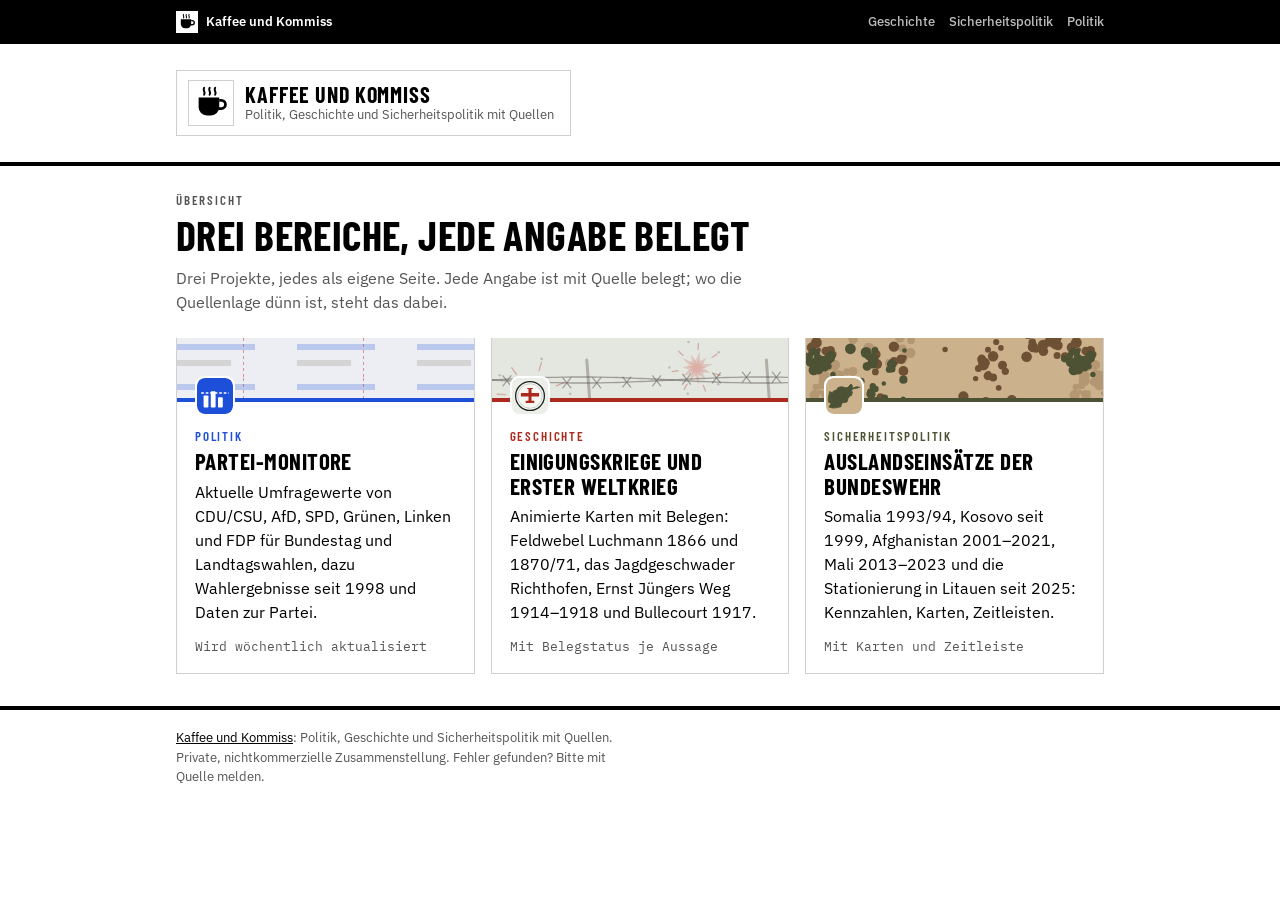
<file: index.html>
<!doctype html>
<html lang="de" class="kk-sw">
<head>
<meta charset="utf-8">
<meta name="viewport" content="width=device-width, initial-scale=1">
<title>Kaffee und Kommiss</title>
<meta name="description" content="Selbst erstellte Übersichten zu Politik, Geschichte und Sicherheitspolitik, jede Angabe mit Quelle.">
<link rel="canonical" href="https://kaffeeundkommiss.github.io/">
<meta property="og:type" content="website">
<meta property="og:locale" content="de_DE">
<meta property="og:site_name" content="Kaffee und Kommiss">
<meta property="og:title" content="Kaffee und Kommiss">
<meta property="og:description" content="Selbst erstellte Übersichten zu Politik, Geschichte und Sicherheitspolitik, jede Angabe mit Quelle.">
<meta property="og:url" content="https://kaffeeundkommiss.github.io/">
<!-- Vorschau für Linkvorschauen, erzeugt mit werkzeuge/vorschau.js -->
<meta property="og:image" content="https://kaffeeundkommiss.github.io/vorschau/start.jpg?v=a311673f">
<meta property="og:image:width" content="1200">
<meta property="og:image:height" content="630">
<meta property="og:image:alt" content="Kaffee und Kommiss">
<meta name="twitter:card" content="summary_large_image">
<meta name="twitter:image" content="https://kaffeeundkommiss.github.io/vorschau/start.jpg?v=a311673f">
<link rel="icon" href="favicon.svg" type="image/svg+xml">
<link rel="icon" href="favicon-32.png" type="image/png" sizes="32x32">
<link rel="apple-touch-icon" sizes="180x180" href="apple-touch-icon.png?v=2">
<link rel="manifest" href="manifest.webmanifest">
<meta name="apple-mobile-web-app-title" content="Kaffee &amp; Kommiss">
<meta name="theme-color" content="#000000">
<link rel="preconnect" href="https://fonts.googleapis.com">
<link rel="preconnect" href="https://fonts.gstatic.com" crossorigin>
<link rel="stylesheet" href="https://fonts.googleapis.com/css2?family=Barlow+Condensed:wght@500;600;700&family=IBM+Plex+Sans:wght@400;500;600;700&family=IBM+Plex+Mono:wght@400;500;600&display=swap">
<link rel="stylesheet" href="basis.css">
<link rel="stylesheet" href="style.css">
</head>
<body>
<div class="kk-leiste"><div class="kk-in">
  <a class="kk-haus" href="https://kaffeeundkommiss.github.io/"><img src="kk-tasse.svg" alt="" width="22" height="22"><span>Kaffee und Kommiss</span></a>
  <nav class="kk-bereiche" aria-label="Bereiche"><a href="https://kaffeeundkommiss.github.io/geschichte/">Geschichte</a><a href="https://kaffeeundkommiss.github.io/sicherheitspolitik/"><span class="kk-lang">Sicherheitspolitik</span><span class="kk-kurz">Sicherheit</span></a><a href="https://kaffeeundkommiss.github.io/politik/">Politik</a></nav>
</div></div>
<header class="kk-kopf">
  <div class="wrap">
    <div class="kk-schild">
      <img class="logo" src="favicon.svg" alt="" width="44" height="44">
      <div>
        <div class="kk-name">Kaffee und Kommiss</div>
        <div class="kk-unter">Politik, Geschichte und Sicherheitspolitik mit Quellen</div>
      </div>
    </div>
  </div>
</header>

<main>
  <section class="einleitung">
    <div class="kicker">Übersicht</div>
    <h1>Drei Bereiche, jede Angabe belegt</h1>
    <p>Drei Projekte, jedes als eigene Seite. Jede Angabe ist mit Quelle belegt; wo die Quellenlage dünn ist, steht das dabei.</p>
  </section>

  <section class="projekte" aria-label="Projekte">
    <a class="projekt kk-b-poli" href="https://kaffeeundkommiss.github.io/politik/">
      <span class="band"><img src="icons/politik.svg" alt="" width="40" height="40"></span>
      <span class="rubrik">Politik</span>
      <span class="titel">Partei-Monitore</span>
      <span class="text">Aktuelle Umfragewerte von CDU/CSU, AfD, SPD, Grünen, Linken und FDP für Bundestag und Landtagswahlen, dazu Wahlergebnisse seit 1998 und Daten zur Partei.</span>
      <span class="hinweis">Wird wöchentlich aktualisiert</span>
    </a>
    <a class="projekt kk-b-gesch" href="https://kaffeeundkommiss.github.io/geschichte/">
      <span class="band"><img src="icons/geschichte.svg" alt="" width="40" height="40"></span>
      <span class="rubrik">Geschichte</span>
      <span class="titel">Einigungskriege und Erster Weltkrieg</span>
      <span class="text">Animierte Karten mit Belegen: Feldwebel Luchmann 1866 und 1870/71, das Jagdgeschwader Richthofen, Ernst Jüngers Weg 1914–1918 und Bullecourt 1917.</span>
      <span class="hinweis">Mit Belegstatus je Aussage</span>
    </a>
    <a class="projekt kk-b-sipo" href="https://kaffeeundkommiss.github.io/sicherheitspolitik/">
      <span class="band"><img src="icons/sicherheitspolitik.svg" alt="" width="40" height="40"></span>
      <span class="rubrik">Sicherheitspolitik</span>
      <span class="titel">Auslandseinsätze der Bundeswehr</span>
      <span class="text">Somalia 1993/94, Kosovo seit 1999, Afghanistan 2001–2021, Mali 2013–2023 und die Stationierung in Litauen seit 2025: Kennzahlen, Karten, Zeitleisten.</span>
      <span class="hinweis">Mit Karten und Zeitleiste</span>
    </a>
  </section>
</main>

<footer class="kk-fuss"><div class="kk-in">
  <p><a href="https://kaffeeundkommiss.github.io/">Kaffee und Kommiss</a>: Politik, Geschichte und Sicherheitspolitik mit Quellen. Private, nichtkommerzielle Zusammenstellung. Fehler gefunden? Bitte mit Quelle melden.</p>
</div></footer>
</body>
</html>
</file>
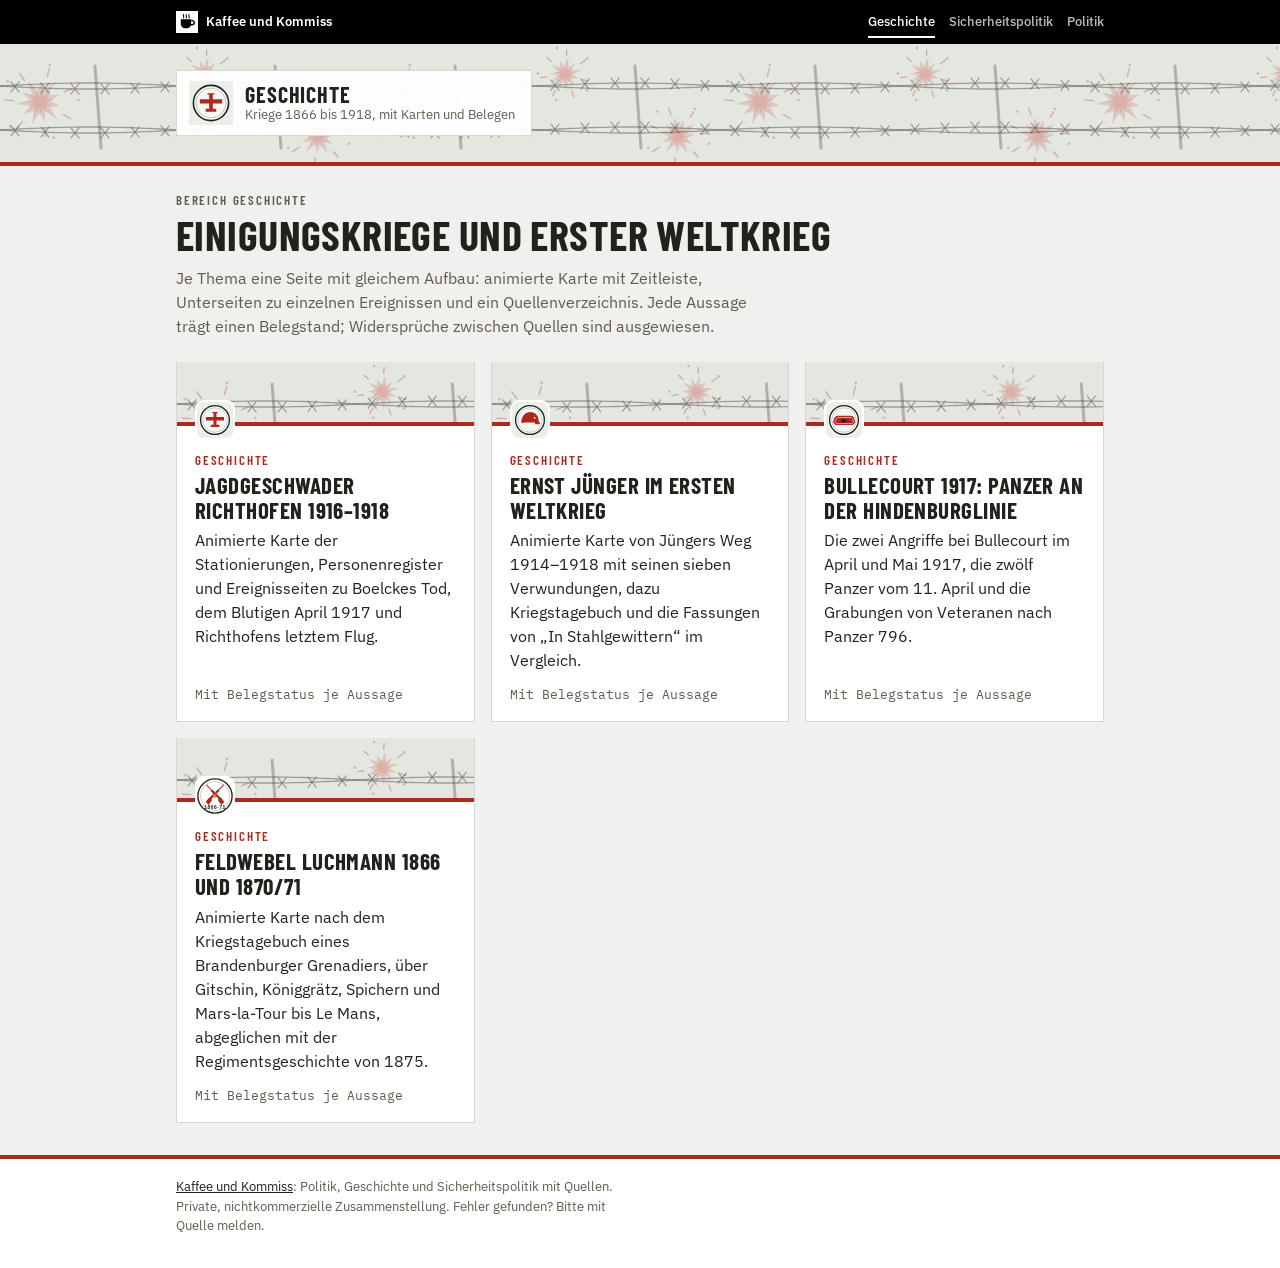
<file: geschichte/index.html>
<!doctype html>
<html lang="de">
<head>
<meta charset="utf-8">
<meta name="viewport" content="width=device-width, initial-scale=1">
<title>Geschichte · Kaffee und Kommiss</title>
<meta name="description" content="Geschichte von 1866 bis 1918: die Kriegserlebnisse des Feldwebels Luchmann 1866 und 1870/71, das Jagdgeschwader Richthofen, Ernst Jüngers Weg und Bullecourt 1917, jede Angabe mit Quelle.">
<link rel="canonical" href="https://kaffeeundkommiss.github.io/geschichte/">
<meta property="og:type" content="website">
<meta property="og:locale" content="de_DE">
<meta property="og:site_name" content="Kaffee und Kommiss">
<meta property="og:title" content="Geschichte · Kaffee und Kommiss">
<meta property="og:description" content="Geschichte von 1866 bis 1918: die Kriegserlebnisse des Feldwebels Luchmann 1866 und 1870/71, das Jagdgeschwader Richthofen, Ernst Jüngers Weg und Bullecourt 1917, jede Angabe mit Quelle.">
<meta property="og:url" content="https://kaffeeundkommiss.github.io/geschichte/">
<!-- Vorschau für Linkvorschauen, erzeugt mit werkzeuge/vorschau.js -->
<meta property="og:image" content="https://kaffeeundkommiss.github.io/vorschau/geschichte.jpg?v=91fecfe6">
<meta property="og:image:width" content="1200">
<meta property="og:image:height" content="630">
<meta property="og:image:alt" content="Erster Weltkrieg an der Westfront: Kaffee und Kommiss">
<meta name="twitter:card" content="summary_large_image">
<meta name="twitter:image" content="https://kaffeeundkommiss.github.io/vorschau/geschichte.jpg?v=91fecfe6">
<link rel="icon" href="../icons/geschichte.svg" type="image/svg+xml">
<link rel="icon" href="../favicon-32.png" type="image/png" sizes="32x32">
<link rel="apple-touch-icon" sizes="180x180" href="../apple-touch-icon.png?v=2">
<meta name="theme-color" content="#23211C">
<link rel="preconnect" href="https://fonts.googleapis.com">
<link rel="preconnect" href="https://fonts.gstatic.com" crossorigin>
<link rel="stylesheet" href="https://fonts.googleapis.com/css2?family=Barlow+Condensed:wght@500;600;700&family=IBM+Plex+Sans:wght@400;500;600;700&family=IBM+Plex+Mono:wght@400;500;600&display=swap">
<link rel="stylesheet" href="../basis.css">
<link rel="stylesheet" href="../style.css">
</head>
<body class="kk-b-gesch">
<div class="kk-leiste"><div class="kk-in">
  <a class="kk-haus" href="https://kaffeeundkommiss.github.io/"><img src="../kk-tasse.svg" alt="" width="22" height="22"><span>Kaffee und Kommiss</span></a>
  <nav class="kk-bereiche" aria-label="Bereiche"><a href="https://kaffeeundkommiss.github.io/geschichte/" aria-current="true">Geschichte</a><a href="https://kaffeeundkommiss.github.io/sicherheitspolitik/"><span class="kk-lang">Sicherheitspolitik</span><span class="kk-kurz">Sicherheit</span></a><a href="https://kaffeeundkommiss.github.io/politik/">Politik</a></nav>
</div></div>
<header class="kk-kopf">
  <div class="wrap">
    <div class="kk-schild">
      <img class="logo" src="../icons/geschichte.svg" alt="" width="44" height="44">
      <div>
        <div class="kk-name">Geschichte</div>
        <div class="kk-unter">Kriege 1866 bis 1918, mit Karten und Belegen</div>
      </div>
    </div>
  </div>
</header>

<main>
  <section class="einleitung">
    <div class="kicker">Bereich Geschichte</div>
    <h1>Einigungskriege und Erster Weltkrieg</h1>
    <p>Je Thema eine Seite mit gleichem Aufbau: animierte Karte mit Zeitleiste, Unterseiten zu einzelnen Ereignissen und ein Quellenverzeichnis. Jede Aussage trägt einen Belegstand; Widersprüche zwischen Quellen sind ausgewiesen.</p>
  </section>

  <section class="projekte" aria-label="Themen">
    <a class="projekt kk-b-gesch" href="https://kaffeeundkommiss.github.io/erster-Weltkrieg/">
      <span class="band"><img src="../icons/richthofen.svg" alt="" width="40" height="40"></span>
      <span class="rubrik">Geschichte</span>
      <span class="titel">Jagdgeschwader Richthofen 1916–1918</span>
      <span class="text">Animierte Karte der Stationierungen, Personenregister und Ereignisseiten zu Boelckes Tod, dem Blutigen April 1917 und Richthofens letztem Flug.</span>
      <span class="hinweis">Mit Belegstatus je Aussage</span>
    </a>
    <a class="projekt kk-b-gesch" href="https://kaffeeundkommiss.github.io/Stahlgewitter/">
      <span class="band"><img src="../icons/juenger.svg" alt="" width="40" height="40"></span>
      <span class="rubrik">Geschichte</span>
      <span class="titel">Ernst Jünger im Ersten Weltkrieg</span>
      <span class="text">Animierte Karte von Jüngers Weg 1914–1918 mit seinen sieben Verwundungen, dazu Kriegstagebuch und die Fassungen von „In Stahlgewittern“ im Vergleich.</span>
      <span class="hinweis">Mit Belegstatus je Aussage</span>
    </a>
    <a class="projekt kk-b-gesch" href="https://kaffeeundkommiss.github.io/bullecourt/">
      <span class="band"><img src="../icons/bullecourt.svg" alt="" width="40" height="40"></span>
      <span class="rubrik">Geschichte</span>
      <span class="titel">Bullecourt 1917: Panzer an der Hindenburglinie</span>
      <span class="text">Die zwei Angriffe bei Bullecourt im April und Mai 1917, die zwölf Panzer vom 11. April und die Grabungen von Veteranen nach Panzer 796.</span>
      <span class="hinweis">Mit Belegstatus je Aussage</span>
    </a>
    <a class="projekt kk-b-gesch" href="https://kaffeeundkommiss.github.io/luchmann187071/">
      <span class="band"><img src="../icons/luchmann.svg" alt="" width="40" height="40"></span>
      <span class="rubrik">Geschichte</span>
      <span class="titel">Feldwebel Luchmann 1866 und 1870/71</span>
      <span class="text">Animierte Karte nach dem Kriegstagebuch eines Brandenburger Grenadiers, über Gitschin, Königgrätz, Spichern und Mars-la-Tour bis Le Mans, abgeglichen mit der Regimentsgeschichte von 1875.</span>
      <span class="hinweis">Mit Belegstatus je Aussage</span>
    </a>
  </section>
</main>

<footer class="kk-fuss"><div class="kk-in">
  <p><a href="https://kaffeeundkommiss.github.io/">Kaffee und Kommiss</a>: Politik, Geschichte und Sicherheitspolitik mit Quellen. Private, nichtkommerzielle Zusammenstellung. Fehler gefunden? Bitte mit Quelle melden.</p>
</div></footer>
</body>
</html>
</file>
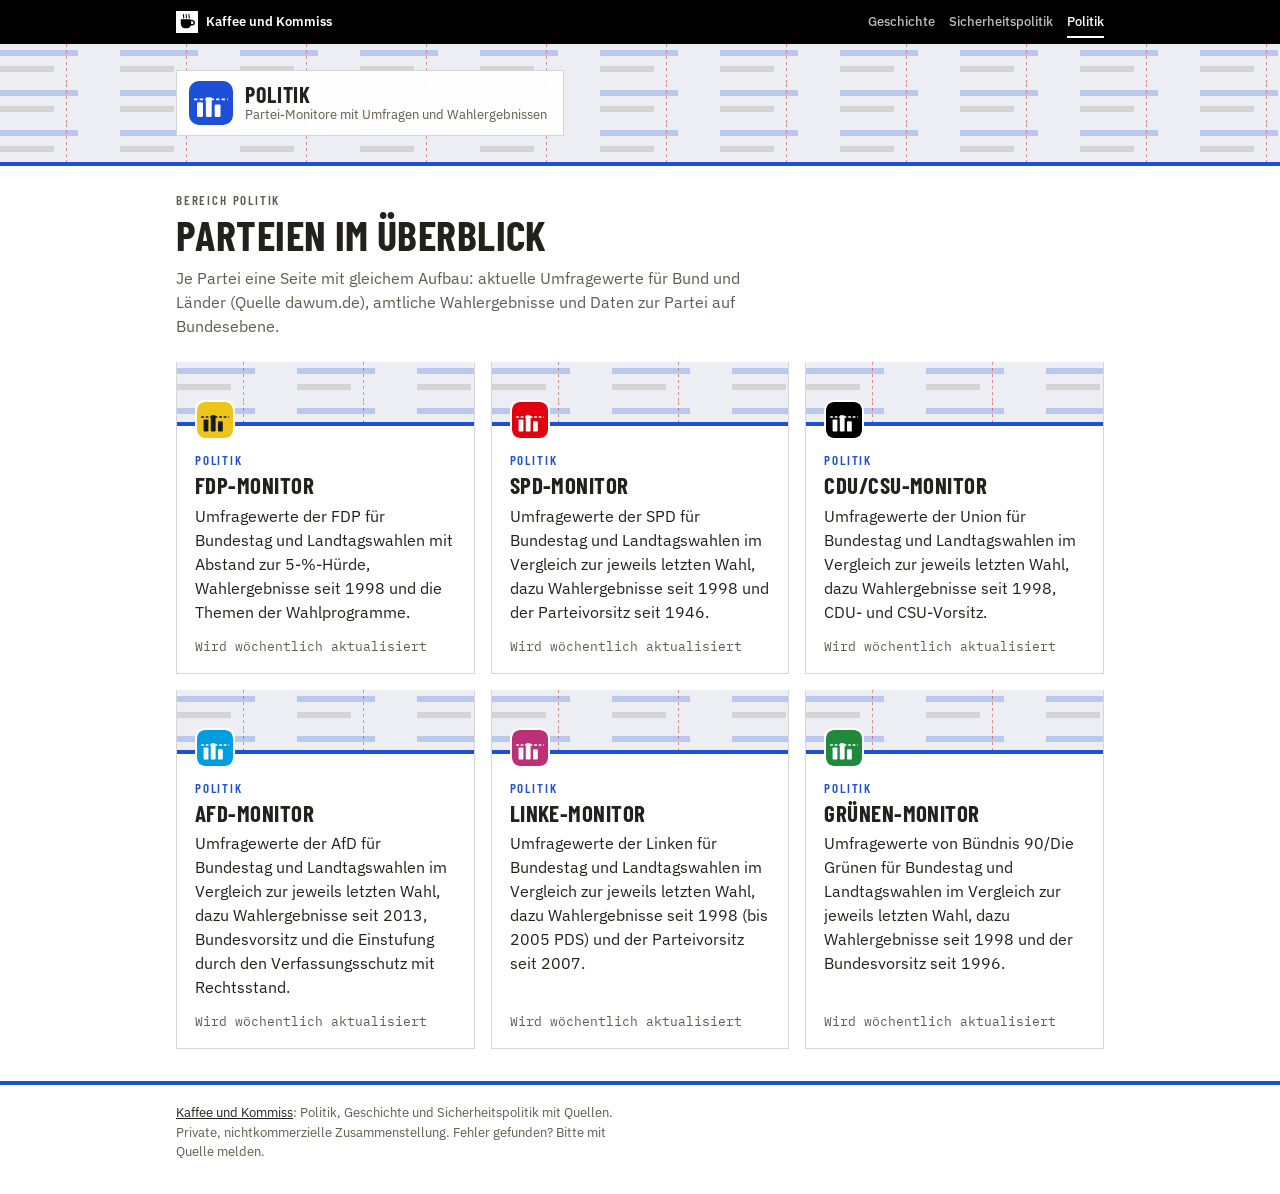
<file: politik/index.html>
<!doctype html>
<html lang="de">
<head>
<meta charset="utf-8">
<meta name="viewport" content="width=device-width, initial-scale=1">
<title>Politik · Kaffee und Kommiss</title>
<meta name="description" content="Partei-Monitore für CDU/CSU, AfD, SPD, Grüne, Linke und FDP: Umfragewerte für Bund und Länder, Wahlergebnisse und Parteidaten, jede Angabe mit Quelle.">
<link rel="canonical" href="https://kaffeeundkommiss.github.io/politik/">
<meta property="og:type" content="website">
<meta property="og:locale" content="de_DE">
<meta property="og:site_name" content="Kaffee und Kommiss">
<meta property="og:title" content="Politik · Kaffee und Kommiss">
<meta property="og:description" content="Partei-Monitore für CDU/CSU, AfD, SPD, Grüne, Linke und FDP: Umfragewerte für Bund und Länder, Wahlergebnisse und Parteidaten, jede Angabe mit Quelle.">
<meta property="og:url" content="https://kaffeeundkommiss.github.io/politik/">
<!-- Vorschau für Linkvorschauen, erzeugt mit werkzeuge/vorschau.js -->
<meta property="og:image" content="https://kaffeeundkommiss.github.io/vorschau/politik.jpg?v=53d71e22">
<meta property="og:image:width" content="1200">
<meta property="og:image:height" content="630">
<meta property="og:image:alt" content="Parteien im Überblick: Kaffee und Kommiss">
<meta name="twitter:card" content="summary_large_image">
<meta name="twitter:image" content="https://kaffeeundkommiss.github.io/vorschau/politik.jpg?v=53d71e22">
<link rel="icon" href="../icons/politik.svg" type="image/svg+xml">
<link rel="icon" href="../favicon-32.png" type="image/png" sizes="32x32">
<link rel="apple-touch-icon" sizes="180x180" href="../apple-touch-icon.png?v=2">
<meta name="theme-color" content="#23211C">
<link rel="preconnect" href="https://fonts.googleapis.com">
<link rel="preconnect" href="https://fonts.gstatic.com" crossorigin>
<link rel="stylesheet" href="https://fonts.googleapis.com/css2?family=Barlow+Condensed:wght@500;600;700&family=IBM+Plex+Sans:wght@400;500;600;700&family=IBM+Plex+Mono:wght@400;500;600&display=swap">
<link rel="stylesheet" href="../basis.css">
<link rel="stylesheet" href="../style.css">
</head>
<body class="kk-b-poli">
<div class="kk-leiste"><div class="kk-in">
  <a class="kk-haus" href="https://kaffeeundkommiss.github.io/"><img src="../kk-tasse.svg" alt="" width="22" height="22"><span>Kaffee und Kommiss</span></a>
  <nav class="kk-bereiche" aria-label="Bereiche"><a href="https://kaffeeundkommiss.github.io/geschichte/">Geschichte</a><a href="https://kaffeeundkommiss.github.io/sicherheitspolitik/"><span class="kk-lang">Sicherheitspolitik</span><span class="kk-kurz">Sicherheit</span></a><a href="https://kaffeeundkommiss.github.io/politik/" aria-current="true">Politik</a></nav>
</div></div>
<header class="kk-kopf">
  <div class="wrap">
    <div class="kk-schild">
      <img class="logo" src="../icons/politik.svg" alt="" width="44" height="44">
      <div>
        <div class="kk-name">Politik</div>
        <div class="kk-unter">Partei-Monitore mit Umfragen und Wahlergebnissen</div>
      </div>
    </div>
  </div>
</header>

<main>
  <section class="einleitung">
    <div class="kicker">Bereich Politik</div>
    <h1>Parteien im Überblick</h1>
    <p>Je Partei eine Seite mit gleichem Aufbau: aktuelle Umfragewerte für Bund und Länder (Quelle dawum.de), amtliche Wahlergebnisse und Daten zur Partei auf Bundesebene.</p>
  </section>

  <section class="projekte" aria-label="Partei-Monitore">
    <a class="projekt kk-b-poli" href="https://kaffeeundkommiss.github.io/fdp-monitor/">
      <span class="band"><img src="../icons/fdp.svg" alt="" width="40" height="40"></span>
      <span class="rubrik">Politik</span>
      <span class="titel">FDP-Monitor</span>
      <span class="text">Umfragewerte der FDP für Bundestag und Landtagswahlen mit Abstand zur 5-%-Hürde, Wahlergebnisse seit 1998 und die Themen der Wahlprogramme.</span>
      <span class="hinweis">Wird wöchentlich aktualisiert</span>
    </a>
    <a class="projekt kk-b-poli" href="https://kaffeeundkommiss.github.io/spd-monitor/">
      <span class="band"><img src="../icons/spd.svg" alt="" width="40" height="40"></span>
      <span class="rubrik">Politik</span>
      <span class="titel">SPD-Monitor</span>
      <span class="text">Umfragewerte der SPD für Bundestag und Landtagswahlen im Vergleich zur jeweils letzten Wahl, dazu Wahlergebnisse seit 1998 und der Parteivorsitz seit 1946.</span>
      <span class="hinweis">Wird wöchentlich aktualisiert</span>
    </a>
    <a class="projekt kk-b-poli" href="https://kaffeeundkommiss.github.io/cducsu-monitor/">
      <span class="band"><img src="../icons/cducsu.svg" alt="" width="40" height="40"></span>
      <span class="rubrik">Politik</span>
      <span class="titel">CDU/CSU-Monitor</span>
      <span class="text">Umfragewerte der Union für Bundestag und Landtagswahlen im Vergleich zur jeweils letzten Wahl, dazu Wahlergebnisse seit 1998, CDU- und CSU-Vorsitz.</span>
      <span class="hinweis">Wird wöchentlich aktualisiert</span>
    </a>
    <a class="projekt kk-b-poli" href="https://kaffeeundkommiss.github.io/afd-monitor/">
      <span class="band"><img src="../icons/afd.svg" alt="" width="40" height="40"></span>
      <span class="rubrik">Politik</span>
      <span class="titel">AfD-Monitor</span>
      <span class="text">Umfragewerte der AfD für Bundestag und Landtagswahlen im Vergleich zur jeweils letzten Wahl, dazu Wahlergebnisse seit 2013, Bundesvorsitz und die Einstufung durch den Verfassungsschutz mit Rechtsstand.</span>
      <span class="hinweis">Wird wöchentlich aktualisiert</span>
    </a>
    <a class="projekt kk-b-poli" href="https://kaffeeundkommiss.github.io/linke-monitor/">
      <span class="band"><img src="../icons/linke.svg" alt="" width="40" height="40"></span>
      <span class="rubrik">Politik</span>
      <span class="titel">Linke-Monitor</span>
      <span class="text">Umfragewerte der Linken für Bundestag und Landtagswahlen im Vergleich zur jeweils letzten Wahl, dazu Wahlergebnisse seit 1998 (bis 2005 PDS) und der Parteivorsitz seit 2007.</span>
      <span class="hinweis">Wird wöchentlich aktualisiert</span>
    </a>
    <a class="projekt kk-b-poli" href="https://kaffeeundkommiss.github.io/gruene-monitor/">
      <span class="band"><img src="../icons/gruene.svg" alt="" width="40" height="40"></span>
      <span class="rubrik">Politik</span>
      <span class="titel">Grünen-Monitor</span>
      <span class="text">Umfragewerte von Bündnis 90/Die Grünen für Bundestag und Landtagswahlen im Vergleich zur jeweils letzten Wahl, dazu Wahlergebnisse seit 1998 und der Bundesvorsitz seit 1996.</span>
      <span class="hinweis">Wird wöchentlich aktualisiert</span>
    </a>
  </section>
</main>

<footer class="kk-fuss"><div class="kk-in">
  <p><a href="https://kaffeeundkommiss.github.io/">Kaffee und Kommiss</a>: Politik, Geschichte und Sicherheitspolitik mit Quellen. Private, nichtkommerzielle Zusammenstellung. Fehler gefunden? Bitte mit Quelle melden.</p>
</div></footer>
</body>
</html>
</file>
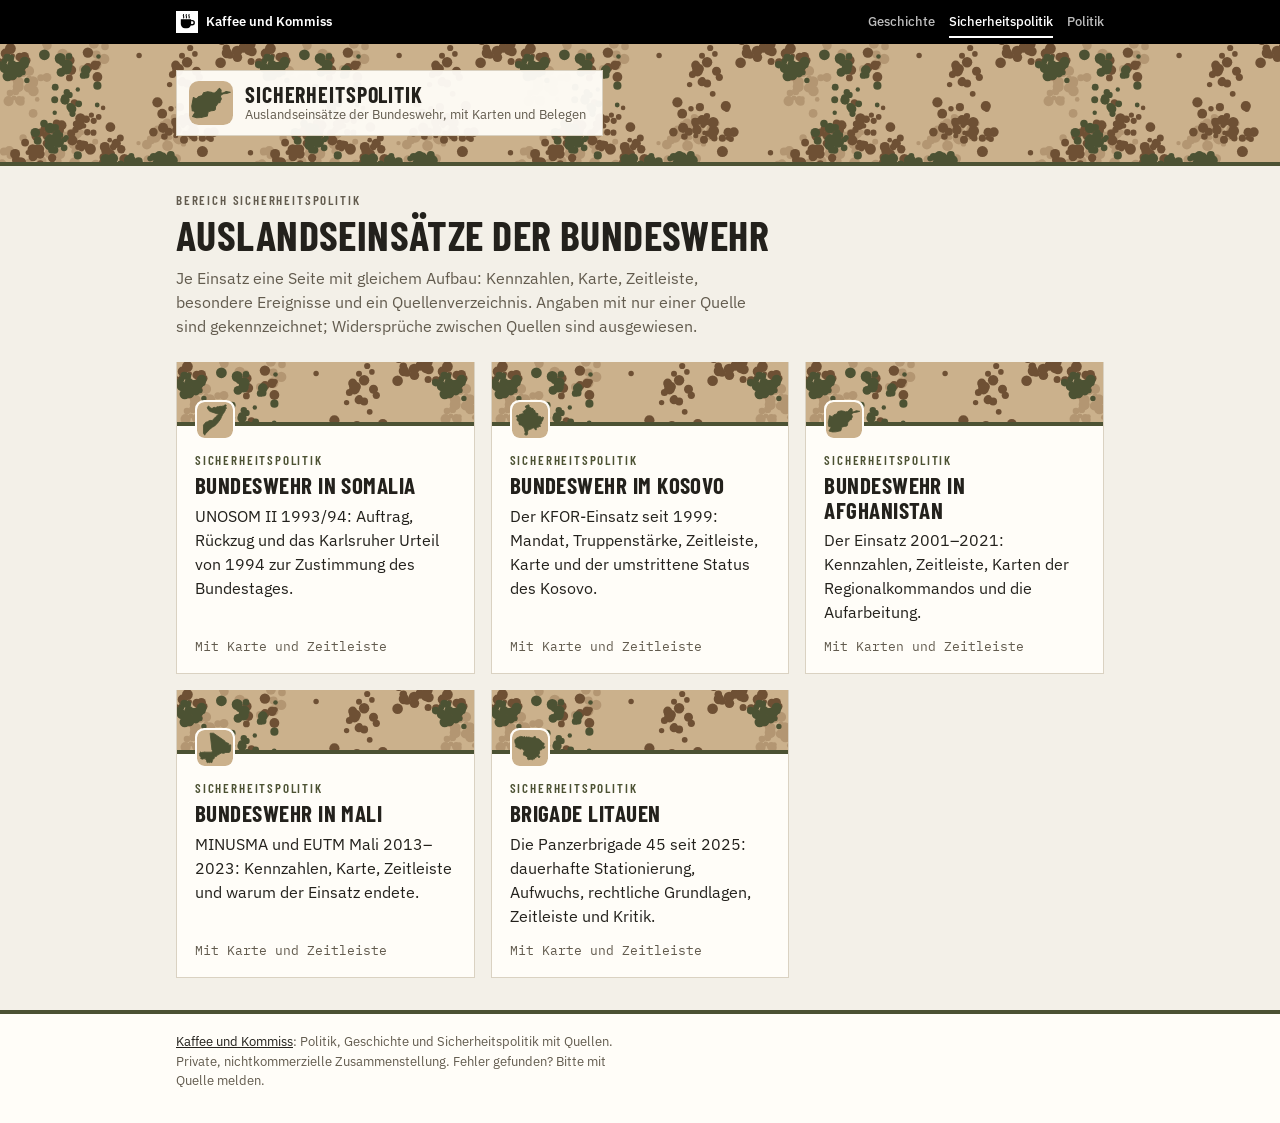
<file: sicherheitspolitik/index.html>
<!doctype html>
<html lang="de">
<head>
<meta charset="utf-8">
<meta name="viewport" content="width=device-width, initial-scale=1">
<title>Sicherheitspolitik · Kaffee und Kommiss</title>
<meta name="description" content="Auslandseinsätze der Bundeswehr in Somalia, Afghanistan, Mali und im Kosovo sowie die Stationierung in Litauen: Kennzahlen, Karten und Zeitleisten, jede Angabe mit Quelle.">
<link rel="canonical" href="https://kaffeeundkommiss.github.io/sicherheitspolitik/">
<meta property="og:type" content="website">
<meta property="og:locale" content="de_DE">
<meta property="og:site_name" content="Kaffee und Kommiss">
<meta property="og:title" content="Sicherheitspolitik · Kaffee und Kommiss">
<meta property="og:description" content="Auslandseinsätze der Bundeswehr in Somalia, Afghanistan, Mali und im Kosovo sowie die Stationierung in Litauen: Kennzahlen, Karten und Zeitleisten, jede Angabe mit Quelle.">
<meta property="og:url" content="https://kaffeeundkommiss.github.io/sicherheitspolitik/">
<!-- Vorschau für Linkvorschauen, erzeugt mit werkzeuge/vorschau.js -->
<meta property="og:image" content="https://kaffeeundkommiss.github.io/vorschau/sicherheitspolitik.jpg?v=185c6041">
<meta property="og:image:width" content="1200">
<meta property="og:image:height" content="630">
<meta property="og:image:alt" content="Auslandseinsätze der Bundeswehr: Kaffee und Kommiss">
<meta name="twitter:card" content="summary_large_image">
<meta name="twitter:image" content="https://kaffeeundkommiss.github.io/vorschau/sicherheitspolitik.jpg?v=185c6041">
<link rel="icon" href="../icons/sicherheitspolitik.svg" type="image/svg+xml">
<link rel="icon" href="../favicon-32.png" type="image/png" sizes="32x32">
<link rel="apple-touch-icon" sizes="180x180" href="../apple-touch-icon.png?v=2">
<meta name="theme-color" content="#23211C">
<link rel="preconnect" href="https://fonts.googleapis.com">
<link rel="preconnect" href="https://fonts.gstatic.com" crossorigin>
<link rel="stylesheet" href="https://fonts.googleapis.com/css2?family=Barlow+Condensed:wght@500;600;700&family=IBM+Plex+Sans:wght@400;500;600;700&family=IBM+Plex+Mono:wght@400;500;600&display=swap">
<link rel="stylesheet" href="../basis.css">
<link rel="stylesheet" href="../style.css">
</head>
<body class="kk-b-sipo">
<div class="kk-leiste"><div class="kk-in">
  <a class="kk-haus" href="https://kaffeeundkommiss.github.io/"><img src="../kk-tasse.svg" alt="" width="22" height="22"><span>Kaffee und Kommiss</span></a>
  <nav class="kk-bereiche" aria-label="Bereiche"><a href="https://kaffeeundkommiss.github.io/geschichte/">Geschichte</a><a href="https://kaffeeundkommiss.github.io/sicherheitspolitik/" aria-current="true"><span class="kk-lang">Sicherheitspolitik</span><span class="kk-kurz">Sicherheit</span></a><a href="https://kaffeeundkommiss.github.io/politik/">Politik</a></nav>
</div></div>
<header class="kk-kopf">
  <div class="wrap">
    <div class="kk-schild">
      <img class="logo" src="../icons/sicherheitspolitik.svg" alt="" width="44" height="44">
      <div>
        <div class="kk-name">Sicherheitspolitik</div>
        <div class="kk-unter">Auslandseinsätze der Bundeswehr, mit Karten und Belegen</div>
      </div>
    </div>
  </div>
</header>

<main>
  <section class="einleitung">
    <div class="kicker">Bereich Sicherheitspolitik</div>
    <h1>Auslandseinsätze der Bundeswehr</h1>
    <p>Je Einsatz eine Seite mit gleichem Aufbau: Kennzahlen, Karte, Zeitleiste, besondere Ereignisse und ein Quellenverzeichnis. Angaben mit nur einer Quelle sind gekennzeichnet; Widersprüche zwischen Quellen sind ausgewiesen.</p>
  </section>

  <section class="projekte" aria-label="Einsätze">
    <a class="projekt kk-b-sipo" href="https://kaffeeundkommiss.github.io/bundeswehr-somalia/">
      <span class="band"><img src="../icons/somalia.svg" alt="" width="40" height="40"></span>
      <span class="rubrik">Sicherheitspolitik</span>
      <span class="titel">Bundeswehr in Somalia</span>
      <span class="text">UNOSOM II 1993/94: Auftrag, Rückzug und das Karlsruher Urteil von 1994 zur Zustimmung des Bundestages.</span>
      <span class="hinweis">Mit Karte und Zeitleiste</span>
    </a>
    <a class="projekt kk-b-sipo" href="https://kaffeeundkommiss.github.io/bundeswehr-Kosovo/">
      <span class="band"><img src="../icons/kosovo.svg" alt="" width="40" height="40"></span>
      <span class="rubrik">Sicherheitspolitik</span>
      <span class="titel">Bundeswehr im Kosovo</span>
      <span class="text">Der KFOR-Einsatz seit 1999: Mandat, Truppenstärke, Zeitleiste, Karte und der umstrittene Status des Kosovo.</span>
      <span class="hinweis">Mit Karte und Zeitleiste</span>
    </a>
    <a class="projekt kk-b-sipo" href="https://kaffeeundkommiss.github.io/bundeswehr-Afghanistan-/">
      <span class="band"><img src="../icons/afghanistan.svg" alt="" width="40" height="40"></span>
      <span class="rubrik">Sicherheitspolitik</span>
      <span class="titel">Bundeswehr in Afghanistan</span>
      <span class="text">Der Einsatz 2001–2021: Kennzahlen, Zeitleiste, Karten der Regionalkommandos und die Aufarbeitung.</span>
      <span class="hinweis">Mit Karten und Zeitleiste</span>
    </a>
    <a class="projekt kk-b-sipo" href="https://kaffeeundkommiss.github.io/bundeswehr-Mali/">
      <span class="band"><img src="../icons/mali.svg" alt="" width="40" height="40"></span>
      <span class="rubrik">Sicherheitspolitik</span>
      <span class="titel">Bundeswehr in Mali</span>
      <span class="text">MINUSMA und EUTM Mali 2013–2023: Kennzahlen, Karte, Zeitleiste und warum der Einsatz endete.</span>
      <span class="hinweis">Mit Karte und Zeitleiste</span>
    </a>
    <a class="projekt kk-b-sipo" href="https://kaffeeundkommiss.github.io/bundeswehr-litauen/">
      <span class="band"><img src="../icons/litauen.svg" alt="" width="40" height="40"></span>
      <span class="rubrik">Sicherheitspolitik</span>
      <span class="titel">Brigade Litauen</span>
      <span class="text">Die Panzerbrigade 45 seit 2025: dauerhafte Stationierung, Aufwuchs, rechtliche Grundlagen, Zeitleiste und Kritik.</span>
      <span class="hinweis">Mit Karte und Zeitleiste</span>
    </a>
  </section>
</main>

<footer class="kk-fuss"><div class="kk-in">
  <p><a href="https://kaffeeundkommiss.github.io/">Kaffee und Kommiss</a>: Politik, Geschichte und Sicherheitspolitik mit Quellen. Private, nichtkommerzielle Zusammenstellung. Fehler gefunden? Bitte mit Quelle melden.</p>
</div></footer>
</body>
</html>
</file>
<file: basis.css>
/* Kaffee und Kommiss: gemeinsames Grundsystem aller Bereiche (Variante B, 08.11.2026).
   Original im Repo kaffeeundkommiss/kaffeeundkommiss.github.io, Kopien in den Bereichs-Repos bitte gleich halten.
   Jeder Bereich setzt nur --kk-akzent, --kk-akzent-hell, --kk-kopf, --kk-muster und --kk-markierung. */
:root{
  --kk-grund:#F3F0E8; --kk-papier:#FFFDF8; --kk-tinte:#23211C; --kk-grau:#625B4E; --kk-linie:#DAD2C2;
  --kk-schild:rgba(255,253,248,.95); --kk-dimm:transparent;
  --kk-leiste:#000000; --kk-leiste-ink:#FFFFFF; --kk-leiste-mute:#BDBDBD;
  --kk-titel:"Barlow Condensed","Arial Narrow",system-ui,sans-serif;
  --kk-text:"IBM Plex Sans",system-ui,-apple-system,"Segoe UI",sans-serif;
  --kk-mono:"IBM Plex Mono",ui-monospace,"SF Mono",Menlo,monospace;
  --kk-max:960px;
  --kk-akzent:#2C281F; --kk-akzent-hell:#EEE6D6; --kk-kopf:#E9E2D3; --kk-muster:none; --kk-markierung:#CBB18C;
}
@media (prefers-color-scheme: dark){
  :root:not([data-theme="light"]){
    --kk-grund:#1D1B16; --kk-papier:#26231C; --kk-tinte:#ECE5D6; --kk-grau:#B3A891; --kk-linie:#3B362B;
    --kk-schild:rgba(38,35,28,.95); --kk-dimm:rgba(20,18,14,.5); --kk-leiste:#000000;
    --kk-akzent:#CBB18C; --kk-akzent-hell:#3A3427; --kk-kopf:#2E2A22;
  }
}
:root[data-theme="dark"]{
  --kk-grund:#1D1B16; --kk-papier:#26231C; --kk-tinte:#ECE5D6; --kk-grau:#B3A891; --kk-linie:#3B362B;
  --kk-schild:rgba(38,35,28,.95); --kk-dimm:rgba(20,18,14,.5); --kk-leiste:#000000;
  --kk-akzent:#CBB18C; --kk-akzent-hell:#3A3427; --kk-kopf:#2E2A22;
}

/* Leiste ganz oben: Rückweg zur Startseite und Wechsel zwischen den Bereichen.
   Seit 10.11.2026 auf allen Seiten fest Schwarz-Weiß (schwarze Tasse auf Weiß), unabhängig von Bereich und Modus. */
.kk-leiste{background:#000;color:#fff;font:500 13px/1.2 var(--kk-text)}
.kk-leiste .kk-in{max-width:var(--kk-max);margin:0 auto;padding:6px max(16px,env(safe-area-inset-right,0px)) 6px max(16px,env(safe-area-inset-left,0px));
  display:flex;align-items:center;justify-content:space-between;gap:12px}
.kk-haus{display:inline-flex;align-items:center;gap:8px;color:inherit;text-decoration:none;font-weight:600;white-space:nowrap;min-height:32px}
.kk-haus img{width:22px;height:22px;flex:none}
.kk-bereiche{display:flex;gap:14px}
.kk-bereiche a{color:#BDBDBD;text-decoration:none;white-space:nowrap;padding:8px 0 6px;border-bottom:2px solid transparent}
.kk-bereiche a:hover{color:#fff}
.kk-bereiche a[aria-current]{color:#fff;border-bottom-color:#fff}
.kk-leiste a:focus-visible{outline:2px solid #fff;outline-offset:2px}
.kk-kurz{display:none}
@media (max-width:520px){ .kk-lang{display:none} .kk-kurz{display:inline} .kk-bereiche{gap:12px} }
@media (max-width:360px){ .kk-haus span{display:none} }

/* Kopfband mit Bereichsmuster und Schild */
.kk-kopf{background:linear-gradient(var(--kk-dimm),var(--kk-dimm)),var(--kk-muster),var(--kk-kopf);border-bottom:4px solid var(--kk-akzent)}
.kk-schild{display:inline-flex;align-items:center;gap:12px;background:var(--kk-schild);padding:10px 16px 10px 12px;border:1px solid var(--kk-linie);color:var(--kk-tinte);text-decoration:none}
.kk-name{font:700 22px/1.05 var(--kk-titel);text-transform:uppercase;letter-spacing:.04em}
.kk-unter{font:400 13px/1.35 var(--kk-text);color:var(--kk-grau)}

/* Fuß */
.kk-fuss{border-top:4px solid var(--kk-akzent);background:var(--kk-papier);color:var(--kk-grau);font:400 13px/1.5 var(--kk-text)}
.kk-fuss .kk-in{max-width:var(--kk-max);margin:0 auto;padding:14px 16px 28px}
.kk-fuss p{margin:4px 0}
.kk-fuss a{color:var(--kk-tinte)}

/* Bereiche: Akzentfarbe, Kopfmuster, Markierung in der Leiste. Klasse am <html>-Element. */
.kk-b-gesch{--kk-akzent:#AD281D;--kk-akzent-hell:#F3DEDA;--kk-kopf:#E4E6E0;--kk-markierung:#E4533F;--kk-muster:url("data:image/svg+xml,%3Csvg xmlns='http://www.w3.org/2000/svg' width='48' height='48'%3E%3Cpath d='M0 .5H48M.5 0V48' stroke='%23AD281D' stroke-opacity='.25'/%3E%3Cpath d='M0 24.5H48M24.5 0V48' stroke='%23787060' stroke-opacity='.14'/%3E%3C/svg%3E")}
.kk-b-sipo{--kk-akzent:#4C5233;--kk-akzent-hell:#E4E5D6;--kk-kopf:#CBB18C;--kk-markierung:#A4AE7A;--kk-muster:url("tarn.svg")}
.kk-b-poli{--kk-akzent:#1E4FD8;--kk-akzent-hell:#E3EAFB;--kk-kopf:#ECEEF3;--kk-markierung:#7C9BF0;--kk-muster:url("data:image/svg+xml,%3Csvg xmlns='http://www.w3.org/2000/svg' width='120' height='40'%3E%3Crect y='6' width='78' height='6' fill='%231E4FD8' fill-opacity='.24'/%3E%3Crect y='22' width='54' height='6' fill='%23787060' fill-opacity='.2'/%3E%3Cpath d='M66.5 0V40' stroke='%23C8322B' stroke-opacity='.5' stroke-dasharray='3 3'/%3E%3C/svg%3E")}
@media (prefers-color-scheme: dark){
  :root.kk-b-gesch:not([data-theme="light"]),:root:not([data-theme="light"]) .kk-b-gesch{--kk-akzent:#E4533F;--kk-akzent-hell:#3D2420;--kk-kopf:#24221D;--kk-markierung:#E4533F}
  :root.kk-b-sipo:not([data-theme="light"]),:root:not([data-theme="light"]) .kk-b-sipo{--kk-akzent:#A4AE7A;--kk-akzent-hell:#2F3324;--kk-kopf:#CBB18C;--kk-markierung:#A4AE7A}
  :root.kk-b-poli:not([data-theme="light"]),:root:not([data-theme="light"]) .kk-b-poli{--kk-akzent:#7C9BF0;--kk-akzent-hell:#1F2740;--kk-kopf:#22242A;--kk-markierung:#7C9BF0}
}
:root[data-theme="dark"].kk-b-gesch,:root[data-theme="dark"] .kk-b-gesch{--kk-akzent:#E4533F;--kk-akzent-hell:#3D2420;--kk-kopf:#24221D;--kk-markierung:#E4533F}
:root[data-theme="dark"].kk-b-sipo,:root[data-theme="dark"] .kk-b-sipo{--kk-akzent:#A4AE7A;--kk-akzent-hell:#2F3324;--kk-kopf:#CBB18C;--kk-markierung:#A4AE7A}
:root[data-theme="dark"].kk-b-poli,:root[data-theme="dark"] .kk-b-poli{--kk-akzent:#7C9BF0;--kk-akzent-hell:#1F2740;--kk-kopf:#22242A;--kk-markierung:#7C9BF0}

/* Lesefluss: Zeilenlänge für Fließtext begrenzen. 36em ergibt etwa 70–75 Zeichen je Zeile (Startwert).
   :where() hat keine Spezifität, seiteneigene max-width-Regeln gehen daher immer vor. */
:where(p,dd){max-width:36em}
:where(.srcs,.srclist)>li{max-width:40em}
/* Kurze Übergänge für Links und Schaltflächen, abgeschaltet bei „Bewegung reduzieren“ */
:where(a,button,summary){transition:color .15s ease,background-color .15s ease,border-color .15s ease,text-decoration-color .15s ease,opacity .15s ease}
@media (prefers-reduced-motion:reduce){:where(a,button,summary){transition:none}}
</file>
<file: style.css>
/* Startseite: Grundsystem aus basis.css, hier nur der Seitenaufbau. Die Kacheln tragen Farbe und Muster ihres Bereichs. */
*{box-sizing:border-box}
html{-webkit-text-size-adjust:100%}
body{margin:0;background:var(--kk-grund);color:var(--kk-tinte);font:400 16px/1.5 var(--kk-text)}
a{color:var(--kk-tinte)}
.wrap{max-width:var(--kk-max);margin:0 auto;padding:0 16px}
.kk-kopf .wrap{padding-top:26px;padding-bottom:26px}
.kk-schild .logo{flex:none;width:44px;height:44px}
main{max-width:var(--kk-max);margin:0 auto;padding:28px 16px 32px;display:flex;flex-direction:column;gap:24px}
.kicker{font:600 13px/1 var(--kk-titel);letter-spacing:.14em;text-transform:uppercase;color:var(--kk-grau)}
h1{margin:6px 0 0;font:700 clamp(30px,5vw,42px)/1.02 var(--kk-titel);text-transform:uppercase;letter-spacing:.01em;text-wrap:balance}
.einleitung p{margin:10px 0 0;color:var(--kk-grau);max-width:36em}
.projekte{display:grid;grid-template-columns:repeat(auto-fit,minmax(260px,1fr));gap:16px}
.projekt{display:flex;flex-direction:column;gap:6px;padding:0 18px 18px;background:var(--kk-papier);border:1px solid var(--kk-linie);border-top:0;color:var(--kk-tinte);text-decoration:none}
.projekt .band{display:flex;align-items:flex-end;height:64px;margin:0 -18px 8px;padding:0 18px 0;background:linear-gradient(var(--kk-dimm),var(--kk-dimm)),var(--kk-muster),var(--kk-kopf);border-bottom:4px solid var(--kk-akzent)}
.projekt .band img{display:block;margin-bottom:-18px;border:2px solid var(--kk-papier);background:var(--kk-papier);border-radius:9px}
.projekt .rubrik{margin-top:14px;font:600 13px/1 var(--kk-titel);letter-spacing:.14em;text-transform:uppercase;color:var(--kk-akzent)}
.projekt .titel{font:700 23px/1.08 var(--kk-titel);text-transform:uppercase;letter-spacing:.02em}
.projekt:hover .titel,.projekt:focus-visible .titel{text-decoration:underline;text-decoration-color:var(--kk-akzent);text-decoration-thickness:2px;text-underline-offset:3px}
.projekt:hover{border-color:var(--kk-akzent)}
.projekt:focus-visible{outline:3px solid var(--kk-akzent);outline-offset:2px}
.text{color:var(--kk-tinte)}
.hinweis{margin-top:auto;padding-top:8px;font:400 13px var(--kk-mono);color:var(--kk-grau)}

/* Startseite in Schwarz-Weiß (10.11.2026): Klasse kk-sw am <html> von index.html.
   Gilt nur für Leiste, Kopf, Fuß und Hintergrund der Startseite. Die Kacheln behalten Farbe und Muster ihres Bereichs. */
:root.kk-sw{
  --kk-grund:#FFFFFF; --kk-papier:#FFFFFF; --kk-tinte:#000000; --kk-grau:#555555; --kk-linie:#CFCFCF;
  --kk-schild:rgba(255,255,255,.96); --kk-dimm:transparent;
  --kk-leiste:#000000; --kk-leiste-ink:#FFFFFF; --kk-leiste-mute:#BDBDBD;
  --kk-akzent:#000000; --kk-akzent-hell:#EDEDED; --kk-kopf:#FFFFFF; --kk-markierung:#FFFFFF;
}
.kk-sw .kk-schild .logo{outline:1px solid var(--kk-linie)}
@media (prefers-color-scheme: dark){
  :root.kk-sw:not([data-theme="light"]){
    --kk-grund:#000000; --kk-papier:#111111; --kk-tinte:#FFFFFF; --kk-grau:#B0B0B0; --kk-linie:#333333;
    --kk-schild:rgba(17,17,17,.96); --kk-dimm:rgba(0,0,0,.45); --kk-leiste:#000000;
    --kk-akzent:#FFFFFF; --kk-akzent-hell:#222222; --kk-kopf:#1A1A1A;
  }
}
:root.kk-sw[data-theme="dark"]{
  --kk-grund:#000000; --kk-papier:#111111; --kk-tinte:#FFFFFF; --kk-grau:#B0B0B0; --kk-linie:#333333;
  --kk-schild:rgba(17,17,17,.96); --kk-dimm:rgba(0,0,0,.45); --kk-leiste:#000000;
  --kk-akzent:#FFFFFF; --kk-akzent-hell:#222222; --kk-kopf:#1A1A1A;
}

/* Bereich Geschichte: Stacheldraht und Explosionen statt Kartenraster, wie auf den Weltkriegsseiten (stacheldraht.svg aus erster-Weltkrieg). */
.kk-b-gesch{--kk-muster:url("stacheldraht.svg")}

/* Bereichsübersichten im hellen Modus (10.11.2026): Politik weiß wie die Startseite, Geschichte dezentes Grau. */
@media (prefers-color-scheme: light){
  body.kk-b-poli{--kk-grund:#FFFFFF;--kk-papier:#FFFFFF;--kk-schild:rgba(255,255,255,.96);--kk-linie:#D6D6D6}
  body.kk-b-gesch{--kk-grund:#F0F0EE;--kk-papier:#FFFFFF;--kk-schild:rgba(255,255,255,.96);--kk-linie:#D6D6D6}
}
:root[data-theme="light"] body.kk-b-poli{--kk-grund:#FFFFFF;--kk-papier:#FFFFFF;--kk-schild:rgba(255,255,255,.96);--kk-linie:#D6D6D6}
:root[data-theme="light"] body.kk-b-gesch{--kk-grund:#F0F0EE;--kk-papier:#FFFFFF;--kk-schild:rgba(255,255,255,.96);--kk-linie:#D6D6D6}
</file>
